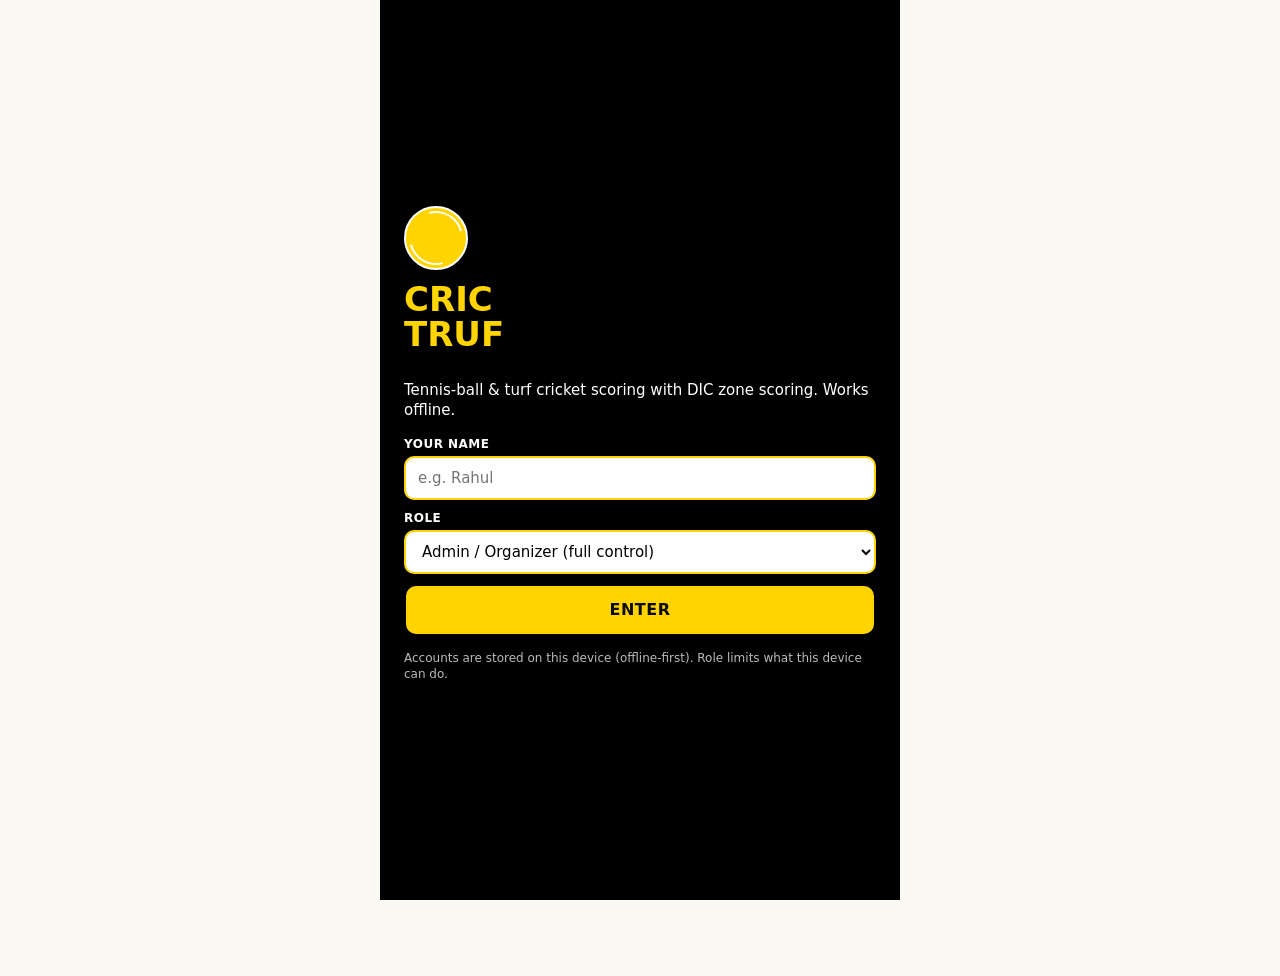
<file: tcs/www/index.html>
<!DOCTYPE html>
<html lang="en">
<head>
<meta charset="utf-8">
<meta name="viewport" content="width=device-width,initial-scale=1,maximum-scale=1,user-scalable=no,viewport-fit=cover">
<meta name="theme-color" content="#000000">
<meta name="apple-mobile-web-app-capable" content="yes">
<meta name="mobile-web-app-capable" content="yes">
<title>CricTruf</title>
<link rel="manifest" href="manifest.webmanifest">
<link rel="icon" href="icons/icon-192.png">
<link rel="apple-touch-icon" href="icons/icon-192.png">
<link rel="stylesheet" href="css/style.css">
</head>
<body>
<div id="app"></div>
<script src="js/engine.js"></script>
<script src="js/core.js"></script>
<script src="js/live.js"></script>
<script src="js/views1.js"></script>
<script src="js/views2.js"></script>
<script src="js/views3.js"></script>
<script src="js/main.js"></script>
</body>
</html>
</file>
<file: tcs/www/css/style.css>
:root{--y:#FFD400;--y2:#FFE45C;--y3:#FFF3A3;--k:#0A0A0A;--w:#fff;
  --bg:#FAFAF2;--card:#fff;--ink:#0A0A0A;--mut:#6b6b5e;--line:#0A0A0A;--soft:#F3F0DC;--hdr:#0A0A0A;--hdrink:#FFD400;--btn:#FFD400;--btnink:#0A0A0A;--danger:#d62828;--ok:#1a8f3c;
  --safe-t:env(safe-area-inset-top,0px);--safe-b:env(safe-area-inset-bottom,0px)}
[data-theme=dark]{--bg:#0A0A0A;--card:#161616;--ink:#fff;--mut:#a8a690;--line:#FFD400;--soft:#222;--hdr:#000;--hdrink:#FFD400;--btn:#FFD400;--btnink:#0A0A0A}
*{box-sizing:border-box;-webkit-tap-highlight-color:transparent}
html,body{margin:0;background:var(--bg);color:var(--ink);font:15px/1.35 system-ui,-apple-system,Segoe UI,Roboto,sans-serif;overscroll-behavior:none}
button,input,select,textarea{font:inherit;color:inherit}
button{cursor:pointer;border:2px solid var(--line);background:var(--card);border-radius:12px;padding:10px 14px;font-weight:700;touch-action:manipulation}
button:active{transform:scale(.96)}
button:disabled{opacity:.4}
input,select,textarea{width:100%;border:2px solid var(--line);background:var(--card);border-radius:10px;padding:10px 12px;margin:4px 0 10px}
input[type=checkbox],input[type=radio]{width:auto;margin:0 8px 0 0;transform:scale(1.3)}
label{font-size:12px;font-weight:800;text-transform:uppercase;letter-spacing:.04em;color:var(--mut)}
h2{margin:18px 0 8px;font-size:18px} h3{margin:12px 0 6px;font-size:15px}
#app{max-width:520px;margin:0 auto;min-height:100vh;padding-bottom:calc(76px + var(--safe-b))}
.top{position:sticky;top:0;z-index:20;background:var(--hdr);color:var(--hdrink);display:flex;align-items:center;gap:8px;padding:calc(10px + var(--safe-t)) 12px 10px;border-bottom:4px solid var(--y)}
.top h1{flex:1;margin:0;font-size:18px;letter-spacing:.02em;text-transform:uppercase}
.top button{background:transparent;color:var(--hdrink);border:2px solid var(--hdrink);padding:6px 11px;border-radius:10px}
.brand{display:flex;align-items:center;gap:8px}.logo{width:30px;height:30px;border-radius:50%;background:var(--y);display:inline-block;position:relative;border:2px solid #fff}
.logo:before{content:"";position:absolute;inset:3px;border-radius:50%;border:2px solid #fff;border-left-color:transparent;border-right-color:transparent;transform:rotate(30deg)}
.page{padding:12px}
.card{background:var(--card);border:2px solid var(--line);border-radius:16px;padding:12px;margin:0 0 12px}
.card.y{background:var(--y);color:#000;border-color:#000}
.card.k{background:#000;color:var(--y);border-color:var(--y)}
.row{display:flex;gap:8px;align-items:center}.row>*{flex:1}.wrap{flex-wrap:wrap}.sp{justify-content:space-between}
.grid2{display:grid;grid-template-columns:1fr 1fr;gap:8px}.grid3{display:grid;grid-template-columns:repeat(3,1fr);gap:8px}
.mut{color:var(--mut);font-size:13px}.c{text-align:center}.b{font-weight:800}.r{text-align:right}
.btn{background:var(--btn);color:var(--btnink);border-color:#000;width:100%;padding:13px;font-size:16px;text-transform:uppercase;letter-spacing:.03em}
.btn.k{background:#000;color:var(--y);border-color:var(--y)}
.btn.sm{width:auto;padding:7px 12px;font-size:13px}.btn.ghost{background:transparent;color:var(--ink);border-color:var(--line)}
.btn.danger{background:var(--danger);color:#fff;border-color:#000}
.chip{border-radius:99px;padding:7px 13px;font-size:13px;background:var(--card);border:2px solid var(--line);display:inline-block;margin:0 6px 6px 0}
.chip.on{background:var(--y);color:#000;border-color:#000}
.nav{position:fixed;bottom:0;left:0;right:0;max-width:520px;margin:0 auto;background:var(--hdr);display:flex;border-top:4px solid var(--y);padding-bottom:var(--safe-b);z-index:30}
.nav button{flex:1;background:transparent;border:0;border-radius:0;color:#bbb;padding:9px 2px;font-size:11px;text-transform:uppercase;font-weight:800}
.nav button.on{color:var(--y)}.nav button i{display:block;font-style:normal;font-size:20px}
.list>.item{display:flex;align-items:center;gap:10px;padding:11px 4px;border-bottom:1px solid var(--soft)}
.item .grow{flex:1;min-width:0}.avatar{width:40px;height:40px;border-radius:50%;background:var(--y);color:#000;font-weight:900;display:flex;align-items:center;justify-content:center;border:2px solid #000;overflow:hidden;flex:none}
.avatar img{width:100%;height:100%;object-fit:cover}
.tag{display:inline-block;background:var(--y);color:#000;border-radius:6px;padding:1px 7px;font-size:11px;font-weight:900;text-transform:uppercase}
.tag.k{background:#000;color:var(--y)}.tag.red{background:var(--danger);color:#fff}
table{width:100%;border-collapse:collapse;font-size:13px}th,td{padding:7px 4px;text-align:right;border-bottom:1px solid var(--soft)}th:first-child,td:first-child{text-align:left}
th{font-size:11px;text-transform:uppercase;color:var(--mut)}
/* scoring */
.score-head{background:#000;color:var(--y);border-radius:18px;padding:14px;margin:0 0 10px;border:3px solid var(--y)}
.score-head .tm{font-size:13px;text-transform:uppercase;letter-spacing:.08em;color:#fff}
.score-head .big{font-size:50px;font-weight:900;line-height:1}.score-head .big small{font-size:20px;color:#fff;font-weight:700}
.score-head .sub{color:#fff;font-size:13px;margin-top:4px}
.fh{background:var(--danger);color:#fff;border-radius:8px;padding:2px 8px;font-size:11px;font-weight:900;animation:blink .8s infinite alternate}
@keyframes blink{to{opacity:.45}}
.balls{display:flex;gap:6px;flex-wrap:wrap;margin:6px 0}
.ball{min-width:34px;height:34px;border-radius:50%;display:inline-flex;align-items:center;justify-content:center;font-weight:900;font-size:13px;background:#fff;color:#000;border:2px solid #000;padding:0 4px}
.ball.f{background:var(--y)}.ball.s{background:#000;color:var(--y);border-color:var(--y)}.ball.w{background:var(--danger);color:#fff}.ball.x{background:var(--soft)}
.pad{display:grid;grid-template-columns:repeat(3,1fr);gap:8px;margin:8px 0}
.pbtn{height:64px;font-size:28px;background:var(--card)}.pbtn.r4{background:var(--y);color:#000}.pbtn.r6{background:#000;color:var(--y);border-color:var(--y)}
.pbtn.dot{background:var(--soft)}
.mods{display:grid;grid-template-columns:repeat(4,1fr);gap:6px}.mods .chip{margin:0;text-align:center;padding:10px 2px;border-radius:12px}
.act{display:grid;grid-template-columns:repeat(3,1fr);gap:8px;margin:8px 0}.act .wk{background:var(--danger);color:#fff;border-color:#000}
.seg{display:flex;border:2px solid var(--line);border-radius:12px;overflow:hidden;margin:8px 0}.seg button{flex:1;border:0;border-radius:0;background:transparent}.seg button.on{background:var(--y);color:#000}
.modal{position:fixed;inset:0;z-index:60;background:rgba(0,0,0,.65);display:flex;align-items:flex-end;justify-content:center}
.modal>.sheet{background:var(--bg);border-top:5px solid var(--y);border-radius:20px 20px 0 0;width:100%;max-width:520px;max-height:88vh;overflow:auto;padding:14px 14px calc(18px + var(--safe-b))}
.sheet h2{margin-top:0}.close{float:right;width:auto;padding:4px 12px}
/* ground: dark green turf */
svg.ground{width:100%;height:auto;display:block;touch-action:manipulation}
.ground .zn{stroke:rgba(255,255,255,.4);stroke-width:1.6;cursor:pointer;transition:filter .1s}
.ground.heat .zn{stroke:#000;stroke-width:1.4}
.ground .r0{fill:#2a7d43}.ground .r1{fill:#1f6a36}.ground .r2{fill:#175a2c}.ground .r3{fill:#0e4420}.ground .r4{fill:#05210e}
.ground .zt{font-weight:900;font-size:30px;text-anchor:middle;dominant-baseline:central;pointer-events:none;fill:#fff}
.ground .zt.r2{fill:#FFE45C}.ground .zt.r3{fill:var(--y)}.ground .zt.r4{fill:#fff}.ground .zt.zb{fill:#111}
.ground .zn.sel{stroke:var(--y);stroke-width:7;filter:drop-shadow(0 0 8px var(--y));animation:pulse .7s infinite alternate}
.ground .zn.selk{stroke:#000;stroke-width:6}
@keyframes pulse{to{opacity:.75}}
.ground .pitch{fill:#F2E6B1;stroke:#000;stroke-width:3}
.ground .pitch,.ground line,.ground .box,.ground .nm,.ground .zn-name{pointer-events:none}
.ground .box{fill:none;stroke:#031a0b;stroke-width:5}.ground .stump{stroke:#000;stroke-width:6}
.ground .zb2{fill:#dfe6df}.ground .zn.off{opacity:.3}
.ground .nm{font-size:17px;font-weight:800;text-anchor:middle;dominant-baseline:central;fill:#fff;paint-order:stroke;stroke:#05210e;stroke-width:4px;stroke-linejoin:round}
.ground .zn-name{font-size:16px;font-weight:800;text-anchor:middle;fill:#3b5a43;letter-spacing:.5px}
.ground:not(.heat) .zn-name:not([x="378.5"]){fill:#4a6150}
.ground .zn-name[x="378.5"]{fill:#d7f0dd}
.ground .lbl{font-size:20px;font-weight:800;fill:var(--mut);text-anchor:middle}
.zinfo{background:var(--y);color:#000;border:3px solid #000;border-radius:14px;padding:8px 10px;margin:8px 0;position:sticky;bottom:calc(8px + var(--safe-b));z-index:15;box-shadow:0 8px 28px rgba(0,0,0,.45)}
.zinfo .row button{padding:8px 4px}
.zinfo .z{font-size:18px;font-weight:900}.zinfo button{background:#fff;color:#000;border-color:#000}
.empty{padding:36px 16px;text-align:center;color:var(--mut)}
.toast{position:fixed;left:50%;bottom:90px;transform:translateX(-50%);background:#000;color:var(--y);padding:10px 18px;border-radius:99px;font-weight:800;z-index:90;border:2px solid var(--y);animation:tin .2s}
@keyframes tin{from{opacity:0;transform:translate(-50%,10px)}}
.coin{width:110px;height:110px;border-radius:50%;margin:10px auto;background:radial-gradient(circle at 35% 30%,#fff3a3,#FFD400 55%,#b89700);border:4px solid #000;display:flex;align-items:center;justify-content:center;font-size:34px;font-weight:900;color:#000}
.coin.flip{animation:flip 1s ease-in-out}@keyframes flip{to{transform:rotateY(1440deg)}}
.bar{height:16px;background:var(--y);border:2px solid #000;border-radius:5px}.bars{display:flex;align-items:flex-end;gap:5px;height:120px;margin:8px 0}
.bars>div{flex:1;display:flex;flex-direction:column;justify-content:flex-end;align-items:center;font-size:10px;font-weight:800;height:100%}
.bars .col{width:100%;background:var(--y);border:2px solid #000;border-radius:5px 5px 0 0;min-height:2px}.bars .col.wk{background:var(--danger)}
.kpi{background:var(--card);border:2px solid var(--line);border-radius:14px;padding:10px;text-align:center}.kpi b{display:block;font-size:24px}.kpi span{font-size:11px;text-transform:uppercase;color:var(--mut);font-weight:800}
/* celebration (4 and 6) */
.cele{position:fixed;inset:0;z-index:100;pointer-events:none;display:flex;align-items:center;justify-content:center;overflow:hidden;animation:cele 1.9s ease-out forwards}
@keyframes cele{0%{opacity:0}8%{opacity:1}75%{opacity:1}100%{opacity:0}}
.cele .txt{font-size:25vw;max-font-size:140px;font-weight:1000;font-family:Impact,system-ui,sans-serif;letter-spacing:.04em;animation:pop .6s cubic-bezier(.2,1.6,.4,1) both;text-shadow:0 6px 0 rgba(0,0,0,.35);z-index:3}
@keyframes pop{from{transform:scale(.2) rotate(-12deg)}}
.cele.c4{background:radial-gradient(circle at 50% 50%,#fff 0%,#FFE45C 22%,#FFD400 45%,#000 100%)}
.cele.c4 .txt{color:#000;-webkit-text-stroke:3px #fff}
.cele.c4 .ring{position:absolute;border:8px solid #000;border-radius:50%;width:30vmin;height:30vmin;animation:ring 1.3s ease-out infinite;opacity:0}
.cele.c4 .ring:nth-child(2){animation-delay:.25s;border-color:#fff}.cele.c4 .ring:nth-child(3){animation-delay:.5s}
@keyframes ring{0%{transform:scale(.3);opacity:.9}100%{transform:scale(5);opacity:0}}
.cele.c6{background:#000}
.cele.c6:before{content:"";position:absolute;width:260vmax;height:260vmax;background:repeating-conic-gradient(from 0deg,#FFD400 0 10deg,#000 10deg 20deg);animation:spin 3s linear infinite;opacity:.9;mask-image:radial-gradient(circle,#000 0,transparent 60%);-webkit-mask-image:radial-gradient(circle,#000 0,transparent 60%)}
@keyframes spin{to{transform:rotate(360deg)}}
.cele.c6 .txt{color:#FFD400;-webkit-text-stroke:3px #000;text-shadow:0 0 30px #fff,0 6px 0 #000}
.cele .cf{position:absolute;top:-20px;width:10px;height:16px;animation:fall 1.8s linear forwards;z-index:2}
@keyframes fall{to{transform:translateY(115vh) rotate(720deg)}}
.hide{display:none!important}
.login{min-height:100vh;display:flex;flex-direction:column;justify-content:center;padding:24px;background:#000;color:var(--y)}
.login h1{font-size:34px;margin:12px 0;line-height:1.05;text-transform:uppercase}.login input,.login select{background:#fff;color:#000;border-color:var(--y)}
.login label{color:#fff}
.hero{background:var(--y);color:#000;border:3px solid #000;border-radius:20px;padding:16px;margin-bottom:12px}
.stepper{display:flex;gap:4px;margin-bottom:12px}.stepper i{flex:1;height:6px;border-radius:3px;background:var(--soft)}.stepper i.on{background:var(--y);outline:1px solid #000}
.sw{display:flex;align-items:center;justify-content:space-between;padding:8px 0;border-bottom:1px solid var(--soft);gap:10px}
.sw input{width:auto;margin:0;transform:scale(1.4)}
details{margin:6px 0}summary{font-weight:800;cursor:pointer;padding:8px 0}
.boardwrap{background:#000;color:#fff;min-height:100vh;padding:14px}.boardwrap .teams{display:flex;justify-content:space-between;align-items:center}
.boardwrap .sc{font-size:72px;font-weight:1000;color:var(--y);line-height:1;text-align:center;margin:10px 0}
.boardwrap .av{width:64px;height:64px;border-radius:50%;display:flex;align-items:center;justify-content:center;font-weight:900;font-size:24px;border:3px solid var(--y);color:#000}
</file>
